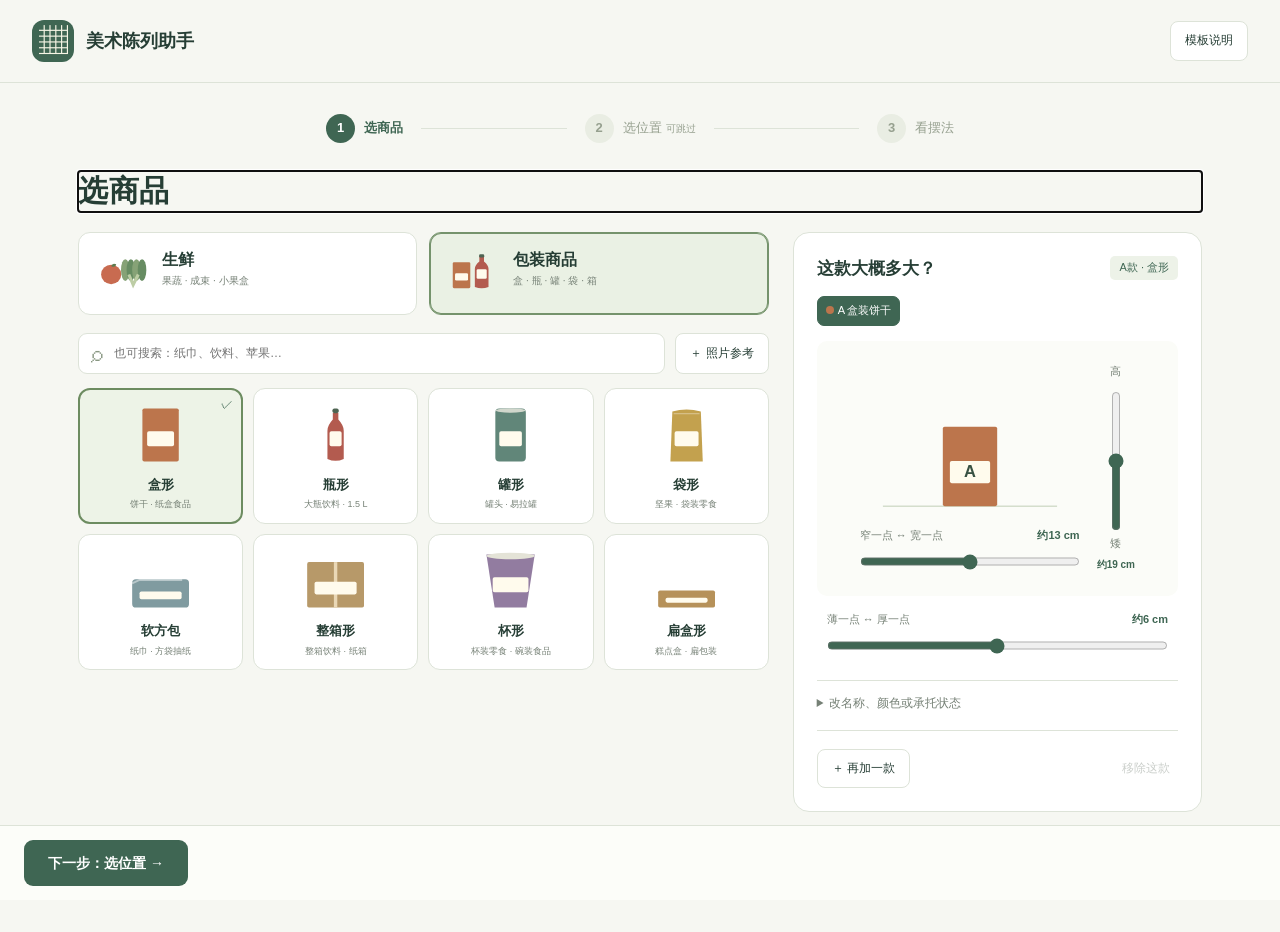
<file: index.html>
<!doctype html>
<html lang="zh-CN">
<head><meta charset="UTF-8"><meta name="viewport" content="width=device-width,initial-scale=1"><title>门店美术陈列助手 · 三步试摆</title><link rel="stylesheet" href="simple.css"></head>
<body class="visual-mode">
<header><a class="brand" href="#" aria-label="门店美术陈列助手首页"><span class="brand-mark">▦</span><span>美术陈列助手<small>把一组摆好，再把整组重复</small></span></a><button class="quiet" id="help-open">模板说明</button></header>
<main>
<nav class="steps-nav" aria-label="试摆步骤"><button data-step="1" class="active"><b>1</b><span>选商品</span></button><i></i><button data-step="2"><b>2</b><span>选位置<small>可跳过</small></span></button><i></i><button data-step="3"><b>3</b><span>看摆法</span></button></nav>
<section id="step-1" class="page" aria-labelledby="title-1">
<div class="page-heading"><p class="eyebrow">01 / 商品</p><h1 id="title-1" tabindex="-1">选商品</h1><p>先选最像的外形，再看着实物拖动大小。</p></div>
<div class="product-layout"><div class="picker">
<div class="category-tabs" id="categories"><button data-category="fresh"><span id="fresh-icon"></span><strong>生鲜</strong><small>果蔬 · 成束 · 小果盒</small></button><button data-category="packaged" class="active"><span id="packaged-icon"></span><strong>包装商品</strong><small>盒 · 瓶 · 罐 · 袋 · 箱</small></button></div>
<div class="search-row"><label class="search"><span>⌕</span><input id="template-search" aria-label="查找商品模板" placeholder="也可搜索：纸巾、饮料、苹果…"></label><button class="quiet" id="photo-open">＋ 照片参考</button></div>
<div id="template-options" class="template-options"></div>
<p class="muted small">选外形会替换当前这款商品。模板大小是参考，可按实物调整。</p>
</div>
<aside class="editor panel">
<div class="section-heading"><h2>这款大概多大？</h2><span id="active-badge" class="badge">A款</span></div>
<div id="chosen" class="chosen"></div>
<div class="adjust-body"><div class="model-side"><div id="model" class="model"></div><label class="range-label" for="size-width"><span>窄一点 <span aria-hidden="true">↔</span> 宽一点</span><output id="width-value"></output></label><input id="size-width" aria-label="商品宽窄" type="range" min="50" max="150" step="5"></div><div class="height-slider"><span>高</span><input id="size-height" aria-label="商品高矮" type="range" min="50" max="150" step="5"><span>矮</span><output id="height-value"></output></div></div>
<div id="depth-row" class="depth-row"><label class="range-label" for="size-depth"><span>薄一点 ↔ 厚一点</span><output id="depth-value"></output></label><input id="size-depth" aria-label="商品前后深度" type="range" min="50" max="150" step="5"></div>
<p id="dimension-note" class="muted small"></p>
<details class="optional"><summary>改名称、颜色或承托状态</summary><label class="rename">商品名称<input id="product-name" maxlength="30"></label><div id="colors" class="colors"></div><label class="check"><input type="checkbox" id="stand" checked>这款在当前摆放方向能放稳</label></details>
<div class="product-actions"><button class="quiet" id="add-product">＋ 再加一款</button><button class="text-button" id="remove">移除这款</button></div>
</aside></div>
</section>
<section id="step-2" class="page" aria-labelledby="title-2" hidden>
<div class="page-heading"><p class="eyebrow">02 / 位置 · 可选</p><h1 id="title-2" tabindex="-1">选位置</h1><p>选一块实际可用的区域。还没定位置，也可以直接看摆法。</p></div>
<div id="scene-options" class="scene-options"></div>
<div id="environment-editor" class="panel environment-editor" hidden><div><div class="section-heading"><h2 id="scene-title"></h2><span class="badge">只看这一层</span></div><div id="scene-diagram"></div></div><div class="scene-sliders"><h3>看着场地，拖到差不多</h3><label class="range-label" for="space"><span>左右能摆多宽</span><output id="space-value"></output></label><input id="space" type="range" min="30" max="240" step="5"><label class="range-label" for="scene-depth"><span>前后能摆多深</span><output id="scene-depth-value"></output></label><input id="scene-depth" type="range" min="20" max="120" step="5"><label class="range-label" for="scene-height"><span>上方有多少净空</span><output id="scene-height-value"></output></label><input id="scene-height" type="range" min="15" max="120" step="5"><p id="scene-note" class="muted small"></p></div></div>
<button class="skip-card" id="skip-environment"><span class="skip-symbol">→</span><span><strong>先跳过，看看能怎么摆</strong><small>只看组合样式，不判断场地是否放得下</small></span></button>
</section>
<section id="step-3" class="page" aria-labelledby="title-3" hidden>
<div class="page-heading result-heading"><div><p class="eyebrow">03 / 摆法</p><h1 id="title-3" tabindex="-1">看摆法</h1><p id="result-context"></p></div><button class="quiet" id="edit-products">修改商品</button></div>
<div class="panel repetition-panel"><h2>整组重复几次？</h2><div id="count-controls"></div><details id="order-settings" class="optional"><summary>多款商品的组合顺序</summary><div id="order-options" class="order-options"></div></details></div>
<div class="composition-bar"><span>整体排法</span><div id="composition-options"></div></div>
<div class="result-layout"><div class="result-main">
<div class="panel preview"><div class="section-heading"><div><span class="badge" id="recommend-tag">推荐摆法</span><h2 id="plan-heading"></h2></div><div class="preview-switches"><div class="view-switch"><button data-zoom="unit">看一组</button><button data-zoom="all" class="active">看整体</button></div><div class="view-switch"><button data-view="front" class="active">正面</button><button data-view="top">俯视</button></div></div></div><p id="reason" class="muted"></p><div id="diagram"></div><div id="group-sequence"></div><p id="counts" class="counts"></p><div class="status-wrap"><p id="status" role="status"></p><button class="quiet" id="fit" hidden>缩小分组，试着放下</button></div><div id="stack-check" class="stack-check" hidden><label class="check"><input id="stack-confirm" type="checkbox">已现场确认包装可叠放、层间支撑及拿取稳定</label><small>勾选仅记录现场确认，不代表程序验证了承重。</small></div></div>
<div class="panel howto"><h2>照着这三步摆</h2><div id="instruction-cards" class="instruction-cards"></div><p id="shape-tip"></p></div>
</div><aside class="result-settings">
<div class="panel"><div class="section-heading"><h2>换一种摆法</h2><span id="motif-count" class="muted small"></span></div><div id="motif-options" class="motif-options"></div><p class="muted small">整齐有序优先：固定角度、统一间距、前沿排齐。每组只放同一款。</p></div>
</aside></div>
<div class="toolbar"><button class="quiet" id="print">打印摆放图</button><button class="quiet" id="save">保存方案</button><label class="quiet file-button" for="import">读取方案<input id="import" type="file" accept=".json"></label><button class="quiet" id="toggle-notes" aria-expanded="false">查看说明</button><button class="text-button" id="reset">重新试一套</button></div>
<p class="boundary">这是基于参考外形的试摆图。场地尺寸、拿取、承托、承重和商品储存条件，请按实物与门店现行要求确认。图中的留缝是演示参数。</p>
</section>
</main>
<div class="bottom-nav"><button id="back" class="quiet" hidden>← 上一步</button><span id="progress-note">先选外形，再拖动大小</span><button id="next" class="primary">下一步：选位置 →</button></div>
<dialog id="help"><div class="section-heading"><h2>模板与摆法说明</h2><button class="quiet" data-close="help">关闭</button></div><p>商品外形 → 可选场地 → 筛选有限摆法 → 重复整组。它是一套可解释的模板规则，不是自动设计或照片识别。</p><p>纸巾同向错位、箱装横竖交替、六瓶对称三角组、圆罐对称阶梯来自本次讨论的演示样式，尚未经过门店实测。新模板尺寸为示意估值；带来源的包装仅代表那一个参考实例。</p><p>场地默认尺寸也是示意基底。边角柜只估算其中可用的矩形区域；货架与端架只看一层。生鲜图中的筐边是提示，不含真实托盘壁厚与储存设施。</p><div id="sources"></div></dialog>
<dialog id="photos"><div class="section-heading"><h2>放一张实物照片作对照</h2><button class="quiet" data-close="photos">关闭</button></div><p>照片只在本机显示。先对照照片选外形、调大小；本版不自动识别尺寸。</p><label class="upload-zone" for="photo-file">＋ 选择商品照片<input id="photo-file" type="file" accept="image/jpeg,image/png,image/webp"></label><img id="photo" alt="当前商品参考照片" hidden><button class="quiet" id="photo-clear">清除照片</button></dialog>
<div id="toast" role="status" hidden></div>
<script src="templates.js"></script><script src="simple.js"></script>
</body></html>
</file>
<file: simple.css>
*{box-sizing:border-box} :root{--ink:#263e35;--muted:#768176;--green:#3f6653;--light:#edf2e8;--line:#dde3d8;--paper:#fbfcf8;--amber:#ad7645}body{margin:0;background:#f6f7f2;color:var(--ink);font:14px/1.6 "Microsoft YaHei","PingFang SC",sans-serif}button,input{font:inherit}button,a,label.file-button{ -webkit-tap-highlight-color:transparent}button{border:0;cursor:pointer;color:inherit}button:disabled{opacity:.38;cursor:default}button:focus-visible,input:focus-visible,summary:focus-visible,a:focus-visible{outline:3px solid #b89558;outline-offset:3px}h1,h2,h3,p{margin:0}h1{font-size:30px;line-height:1.35;font-weight:650;letter-spacing:.02em}h2{font-size:17px;line-height:1.5}h3{font-size:14px}small,.small{font-size:12px}.muted{color:var(--muted)}header{max-width:1320px;margin:auto;display:flex;justify-content:space-between;align-items:center;padding:20px 32px;border-bottom:1px solid var(--line)}.brand{display:flex;align-items:center;gap:12px;color:var(--ink);text-decoration:none;font-size:18px;font-weight:600}.brand-mark{background:var(--green);color:#f6f5e5;border-radius:12px;width:42px;height:42px;text-align:center;font-size:29px;font-weight:400;line-height:40px}.brand small{display:block;font-size:10px;color:var(--muted);font-weight:400;letter-spacing:.08em}.quiet,.file-button{background:#fff;border:1px solid var(--line);border-radius:8px;padding:9px 14px;font-size:12px;white-space:nowrap}.primary{background:var(--green);color:white;border-radius:9px;padding:12px 24px;font-weight:600}.text-button{background:transparent;color:var(--muted);font-size:12px;padding:8px}.badge{display:inline-block;background:var(--light);color:var(--green);padding:3px 9px;border-radius:5px;font-size:11px;white-space:nowrap}main{max-width:1180px;padding:25px 28px 120px;margin:auto}.steps-nav{display:flex;align-items:center;max-width:640px;margin:0 auto 32px}.steps-nav button{display:flex;align-items:center;gap:9px;background:none;color:#96a08f;padding:6px}.steps-nav b{display:grid;place-items:center;background:#e9ede3;width:29px;height:29px;border-radius:50%;font-size:13px}.steps-nav span{font-size:13px;white-space:nowrap}.steps-nav small{font-size:10px;margin-left:4px}.steps-nav .active{color:var(--green);font-weight:600}.steps-nav .active b{background:var(--green);color:white}.steps-nav .done b{background:#dbe8d5;color:var(--green)}.steps-nav i{height:1px;flex:1;background:var(--line);margin:0 12px}.page-heading{margin:0 0 24px}.page-heading>p:last-child,.page-heading>div>p:last-child{color:var(--muted);margin-top:9px;font-size:13px}.eyebrow{font-size:11px;color:var(--green);letter-spacing:.16em;margin-bottom:8px}.product-layout{display:grid;grid-template-columns:minmax(0,1.35fr) minmax(300px,.8fr);gap:24px;align-items:start}.panel{padding:23px;background:white;border:1px solid var(--line);border-radius:16px}.category-tabs{display:grid;grid-template-columns:1fr 1fr;gap:12px;margin-bottom:18px}.category-tabs button{display:grid;grid-template-columns:70px 1fr;grid-template-rows:1fr 1fr;text-align:left;align-items:center;background:#fff;border:1px solid var(--line);border-radius:12px;padding:13px}.category-tabs button>span{grid-row:span 2;height:55px}.category-tabs svg{width:65px;height:55px}.category-tabs strong{align-self:end;font-size:16px}.category-tabs small{align-self:start;color:var(--muted);font-size:10px}.category-tabs .active{background:#eaf1e4;border-color:#75936c;box-shadow:inset 0 0 0 1px #75936c}.search-row{display:flex;gap:10px;margin-bottom:14px}.search{display:flex;gap:8px;align-items:center;flex:1;min-width:0;background:#fff;border:1px solid var(--line);border-radius:9px;padding:7px 12px}.search>span{font-size:23px;color:#889782;line-height:1}.search input{width:100%;min-width:0;background:transparent;border:0;outline:none;font-size:12px;color:var(--ink);padding:3px}.template-options{display:grid;grid-template-columns:repeat(4,1fr);gap:10px;margin-bottom:13px}.template-card{position:relative;background:#fff;border:1px solid var(--line);border-radius:12px;padding:13px 6px 11px;text-align:center;transition:border-color .15s}.template-card:hover{border-color:#88a578}.template-card.selected{background:#edf3e7;border:2px solid #6d8c61;padding:12px 5px 10px}.template-card.selected:after{content:'✓';position:absolute;top:5px;right:8px;color:var(--green);font-size:12px}.template-card svg{width:100%;height:66px;display:block}.template-card strong{display:block;font-size:13px;margin:7px 0 3px}.template-card small{font-size:9px;display:block;color:var(--muted);line-height:1.5}.empty{grid-column:1/-1;padding:25px;border:1px dashed var(--line);border-radius:10px}.section-heading{display:flex;justify-content:space-between;align-items:center;gap:12px;margin-bottom:15px}.chosen{display:flex;flex-wrap:wrap;gap:7px;margin-bottom:15px}.chosen button{border:1px solid var(--line);background:white;border-radius:7px;padding:5px 8px;font-size:11px}.chosen button.active{color:white;background:var(--green);border-color:var(--green)}.chosen i{display:inline-block;width:8px;height:8px;border-radius:50%;margin-right:4px}.adjust-body{display:flex;align-items:center;justify-content:center;gap:17px;background:var(--paper);border-radius:10px;padding:16px 12px}.model-side{width:220px;min-width:0}.model{height:170px;display:grid;place-items:center}.model svg{width:100%;height:100%}.range-label{display:flex;justify-content:space-between;gap:10px;color:var(--muted);font-size:11px;align-items:center}output{color:var(--green);font-size:11px;white-space:nowrap;font-weight:600}input[type=range]{accent-color:var(--green);width:100%;height:23px;margin:6px 0 0;cursor:grab}.height-slider{display:flex;flex-direction:column;align-items:center;font-size:11px;color:var(--muted);gap:4px}.height-slider input{writing-mode:vertical-lr;direction:rtl;height:140px;width:22px}.height-slider output{font-size:10px}.depth-row{padding:15px 10px 2px}.editor>.small{margin:10px 0}.optional{border-top:1px solid var(--line);padding-top:13px;margin-top:14px;font-size:12px;color:var(--muted)}summary{cursor:pointer}.rename{display:block;margin:12px 0}.rename input{display:block;width:100%;border:1px solid var(--line);border-radius:7px;padding:7px;margin-top:5px}.colors{display:flex;gap:12px;margin:14px 0}.colors button{width:22px;height:22px;border-radius:50%;border:2px solid white;outline:1px solid #d1d7ca}.colors .active{outline:2px solid var(--green)}.check{display:flex;gap:8px;align-items:flex-start;font-size:12px}.check input{accent-color:var(--green);margin:4px 0 0}.product-actions{display:flex;justify-content:space-between;gap:10px;padding-top:18px;margin-top:17px;border-top:1px solid var(--line)}.scene-options{display:grid;grid-template-columns:repeat(4,1fr);gap:15px}.scene-card{background:white;border:1px solid var(--line);border-radius:14px;padding:18px 12px}.scene-card svg{width:100%;height:115px;display:block}.scene-card strong{display:block;font-size:17px;margin-top:8px}.scene-card small{color:var(--muted);font-size:11px}.scene-card.active{background:#edf3e7;border:2px solid #6d8c61;padding:17px 11px}.environment-editor{display:grid;grid-template-columns:1fr 1fr;gap:35px;margin-top:22px}.environment-editor svg{width:100%;height:250px}.scene-sliders h3{margin-bottom:22px}.scene-sliders .range-label{margin-top:15px}.scene-sliders p{margin-top:14px}.skip-card{display:flex;align-items:center;gap:18px;width:100%;padding:22px;text-align:left;border:1px dashed #a9b69c;background:#f0f4e9;border-radius:12px;margin-top:22px}.skip-symbol{display:grid;place-items:center;width:42px;height:42px;border:1px solid #a9b69c;border-radius:50%;font-size:22px;color:var(--green)}.skip-card strong{font-size:14px;display:block}.skip-card small{display:block;color:var(--muted);margin-top:4px;font-size:11px}.result-heading{display:flex;justify-content:space-between;align-items:center;gap:15px}.result-layout{display:grid;grid-template-columns:minmax(0,1fr) 300px;gap:20px;align-items:start}.result-settings{display:grid;gap:18px}.preview .section-heading{align-items:flex-start;margin-bottom:10px}.preview h2{font-size:24px;margin-top:7px}#reason{font-size:12px;margin-bottom:16px}.view-switch{display:flex;gap:3px;background:#f1f4ec;padding:3px;border-radius:7px}.view-switch button{font-size:11px;background:none;padding:5px 9px;border-radius:5px;white-space:nowrap}.view-switch .active{background:white;box-shadow:0 1px 4px #223d2910}#diagram{background:#f7f8f2;border-radius:12px;overflow:hidden}#diagram svg{display:block;width:100%}#group-sequence{display:flex;align-items:center;justify-content:center;gap:6px;flex-wrap:wrap;margin:14px 0 9px}#group-sequence small{font-size:10px;color:var(--muted);margin-right:5px}#group-sequence span{background:#f7f9f2;border:1px solid var(--line);border-radius:5px;padding:3px 10px;font-size:11px}#group-sequence i{display:inline-block;width:7px;height:7px;border-radius:2px;margin-right:4px}.counts{text-align:center;font-size:11px;color:var(--muted);margin-bottom:16px}.status-wrap{background:#edf4e6;padding:13px 15px;border-radius:9px;color:#506d42;font-size:12px}.status-wrap:has(.warn){background:#fbf1e3;color:#906034}.status-wrap button{margin-top:10px;border-color:#ddc6a4}.stack-check{padding:14px;background:#faf4e8;border-radius:8px;margin-top:12px}.stack-check small{display:block;margin:7px 0 0 22px;color:var(--muted);font-size:10px}.motif-options{display:grid;gap:10px}.motif-card{background:var(--paper);border:1px solid var(--line);border-radius:10px;display:flex;align-items:center;gap:12px;padding:12px;text-align:left}.motif-card>span{min-width:0}.motif-card svg{width:68px;height:46px;flex-shrink:0}.motif-card strong{font-size:13px;display:block}.motif-card small{display:block;color:var(--muted);font-size:10px;margin-top:3px}.motif-card.active{border-color:#78956c;background:#ecf2e5;box-shadow:inset 0 0 0 1px #78956c}.result-settings .small{margin-top:14px}.count-control{display:flex;justify-content:space-between;align-items:center;margin-top:18px;font-size:12px;gap:10px}.count-control small{display:block;font-size:9px;color:var(--muted)}.counter{display:flex;gap:10px;align-items:center}.counter button{width:29px;height:29px;background:var(--light);border:1px solid var(--line);border-radius:6px;font-size:19px;line-height:1}.counter output{min-width:29px;text-align:center}.order-options{display:grid;grid-template-columns:1fr 1fr;gap:8px;margin-top:12px}.order-options button{padding:8px;background:var(--paper);border:1px solid var(--line);border-radius:7px;font-size:10px}.order-options .active{color:var(--green);border-color:var(--green);background:var(--light)}.howto{margin-top:20px}.instruction-cards{display:grid;grid-template-columns:repeat(3,1fr);gap:18px;margin-top:20px}.instruction-card svg{height:60px;width:100%;display:block}.instruction-card b{font-size:12px;display:block;margin:10px 0 5px}.instruction-card p{font-size:11px;color:var(--muted)}#shape-tip{background:var(--paper);padding:13px;border-radius:8px;font-size:11px;color:#647455;margin-top:18px}.toolbar{display:flex;flex-wrap:wrap;gap:10px;margin-top:24px}.boundary{font-size:10px;color:var(--muted);line-height:1.8;margin-top:15px;max-width:850px}.file-button{cursor:pointer}.file-button input,.upload-zone input{display:none}.bottom-nav{position:fixed;bottom:0;left:0;right:0;display:flex;align-items:center;justify-content:center;gap:20px;border-top:1px solid var(--line);background:#fcfdf9f2;backdrop-filter:blur(8px);padding:14px 24px;z-index:3}.bottom-nav>span{font-size:12px;color:var(--muted);max-width:350px;flex:1}dialog{width:min(720px,92vw);max-height:85vh;border:1px solid var(--line);border-radius:16px;padding:26px;color:var(--ink)}dialog::backdrop{background:#203c3066}dialog p{font-size:12px;color:var(--muted);margin:15px 0;line-height:1.8}.source{border-top:1px solid var(--line);padding:15px 0}.source h3{font-size:13px}.source small,.source a{font-size:11px;color:var(--muted)}.source a{color:var(--green)}.upload-zone{display:block;padding:25px;border:1px dashed #a5b797;text-align:center;margin:20px 0;border-radius:10px;background:var(--paper);cursor:pointer}#photo{display:block;max-height:350px;max-width:100%;margin:auto auto 15px}#toast{position:fixed;bottom:95px;left:50%;transform:translateX(-50%);max-width:90vw;background:var(--green);color:white;border-radius:8px;padding:13px 20px;font-size:12px;z-index:10}[hidden]{display:none!important}
@media(max-width:1000px){.template-options{grid-template-columns:repeat(3,1fr)}.product-layout{grid-template-columns:minmax(0,1fr) 300px;gap:18px}.category-tabs button{grid-template-columns:1fr;text-align:center}.category-tabs button>span{display:none}.result-layout{grid-template-columns:minmax(0,1fr) 260px}.panel{padding:20px}.scene-card small{font-size:10px}.instruction-cards{gap:12px}}
@media(max-width:760px){header{padding:14px 18px}.brand{font-size:16px}.brand small{font-size:9px}.brand-mark{width:36px;height:36px;line-height:34px;font-size:25px}main{padding:19px 18px 110px}.steps-nav{margin-bottom:26px}.steps-nav span{font-size:12px}.steps-nav small{display:block;margin-left:0;font-size:9px;line-height:1.2}.steps-nav i{margin:0 5px}.steps-nav button{gap:6px;padding:2px}.steps-nav b{width:25px;height:25px;font-size:11px}.page-heading{margin-bottom:20px}h1{font-size:25px}.page-heading>p:last-child,.page-heading>div>p:last-child{font-size:11px}.product-layout{display:block}.category-tabs button{grid-template-columns:64px 1fr;text-align:left;padding:12px 8px}.category-tabs button>span{display:block}.category-tabs strong{font-size:14px}.category-tabs svg{width:58px}.category-tabs small{font-size:9px}.template-options{grid-template-columns:repeat(4,1fr);gap:8px}.template-card{padding:10px 4px}.template-card.selected{padding:9px 3px}.template-card svg{height:55px}.template-card strong{font-size:12px}.template-card small{font-size:8px}.search-row{gap:8px}.search-row .quiet{font-size:10px;padding:8px}.search input{font-size:11px}.editor{margin-top:22px}.adjust-body{padding:15px 28px;gap:30px}.model-side{width:270px}.model{height:160px}.scene-options{grid-template-columns:1fr 1fr;gap:12px}.scene-card{padding:13px 10px}.scene-card.active{padding:12px 9px}.scene-card svg{height:98px}.scene-card strong{font-size:15px}.environment-editor{grid-template-columns:1fr;gap:10px}.environment-editor svg{height:210px}.scene-sliders h3{margin-bottom:16px}.skip-card{padding:17px;gap:13px}.result-heading{align-items:start}.result-heading>.quiet{font-size:10px;padding:7px 9px;margin-top:22px}.result-layout{display:flex;flex-direction:column;gap:18px}.result-main,.result-settings{width:100%}.result-settings{grid-template-columns:1fr;gap:18px}.preview h2{font-size:22px}.preview{padding:19px 15px}.preview .section-heading{margin-bottom:8px}.counts{font-size:10px}.instruction-cards{gap:12px}.instruction-card b{font-size:11px}.instruction-card p{font-size:10px}.instruction-card svg{height:48px}.bottom-nav{padding:12px 16px;gap:10px}.bottom-nav .primary{font-size:12px;padding:11px 16px}.bottom-nav>span{font-size:10px}.bottom-nav .quiet{font-size:11px;padding:9px 12px}.howto{padding:20px 16px}.motif-options{grid-template-columns:1fr 1fr}.motif-card{padding:10px;display:block}.motif-card svg{width:100%;height:55px}.motif-card strong{margin-top:7px}.toolbar{gap:8px}.toolbar .quiet{font-size:11px;padding:8px 10px}dialog{padding:22px}}
@media(max-width:380px){.template-options{grid-template-columns:repeat(3,1fr)}.category-tabs button{grid-template-columns:1fr;text-align:center}.category-tabs button>span{display:none}.brand small{display:none}.bottom-nav>span{display:none}.bottom-nav{justify-content:space-between}.adjust-body{padding:12px}.instruction-cards{gap:8px}}
@media print{@page{size:A4 portrait;margin:12mm}body{background:#fff}header,.steps-nav,#step-1,#step-2,.bottom-nav,.result-settings,.toolbar,.result-heading>button,dialog,#toast,.view-switch,#fit,.stack-check{display:none!important}#step-3{display:block!important}main{padding:0}.result-layout{display:block}.panel{border:0;padding:10px 0}.preview{break-inside:avoid}.howto{break-inside:avoid}.page-heading{margin-bottom:10px}body{print-color-adjust:exact;-webkit-print-color-adjust:exact}}
.preview-switches{display:grid;gap:7px;justify-items:end}@media print{.preview-switches{display:none}}
.repetition-panel{margin-bottom:20px}.repetition-panel #count-controls{display:flex;gap:30px;flex-wrap:wrap}.repetition-panel .count-control{flex:1;min-width:220px;margin-top:14px}.repetition-panel .count-control:not(:first-child){border-left:1px solid var(--line);padding-left:25px}.repetition-panel:has(.count-control:only-child){display:flex;align-items:center;gap:35px;flex-wrap:wrap}.repetition-panel:has(.count-control:only-child) #count-controls{flex:1}.repetition-panel:has(.count-control:only-child) .count-control{margin:0}.repetition-panel details{flex-basis:100%;width:100%}@media(max-width:760px){.repetition-panel:has(.count-control:only-child){display:block}.repetition-panel:has(.count-control:only-child) .count-control{margin-top:15px}.repetition-panel #count-controls{display:block}.repetition-panel .count-control:not(:first-child){padding-left:0;border-left:0}}@media print{.repetition-panel{display:none!important}}
.composition-bar{margin:0 0 20px;display:flex;gap:15px;align-items:center;flex-wrap:wrap}.composition-bar>span{font-size:12px;color:var(--muted)}#composition-options{display:flex;gap:9px;flex:1}#composition-options button{flex:1;display:flex;align-items:center;justify-content:center;gap:10px;background:#fff;border:1px solid var(--line);border-radius:9px;padding:10px;font-size:12px}#composition-options button>span{font-size:20px;color:#8da37c}#composition-options .active{background:#e8efdf;border:2px solid #708f60;padding:9px}.compact-status{display:block;margin:10px auto 0;font-size:11px;background:#edf1e6;color:#69805a;padding:5px 12px;border-radius:20px}.compact-status.warn{color:#956131;background:#faf0df}.visual-mode:not(.show-notes) .brand small,.visual-mode:not(.show-notes) .eyebrow,.visual-mode:not(.show-notes) .page-heading p,.visual-mode:not(.show-notes) .picker>.small,.visual-mode:not(.show-notes) #dimension-note,.visual-mode:not(.show-notes) .scene-sliders>h3,.visual-mode:not(.show-notes) #scene-note,.visual-mode:not(.show-notes) .skip-card small,.visual-mode:not(.show-notes) #reason,.visual-mode:not(.show-notes) .howto,.visual-mode:not(.show-notes) .status-wrap,.visual-mode:not(.show-notes) .boundary,.visual-mode:not(.show-notes) .result-settings .small,.visual-mode:not(.show-notes) .motif-card small,.visual-mode:not(.show-notes) .count-control small,.visual-mode:not(.show-notes) #progress-note,.visual-mode:not(.show-notes) .stack-check small{display:none}.visual-mode #diagram{border:2px solid #96ad80;border-radius:13px;box-shadow:0 8px 22px #557a3b10}.visual-mode .preview{border:2px solid #c1d0b0;padding:20px}.visual-mode .preview .section-heading{margin-bottom:20px}.visual-mode .page-heading{margin-bottom:20px}.visual-mode .bottom-nav{justify-content:space-between}.visual-mode .repetition-panel:has(.count-control:only-child){padding:18px 23px}.visual-mode .steps-nav{margin-bottom:22px}.visual-mode .preview h2{font-size:24px}.visual-mode .result-heading>.quiet{margin-top:0}.visual-mode .counts{margin:12px 0 3px}.visual-mode .stack-check .check{font-size:10px}.visual-mode .motif-card strong{font-size:13px}.visual-mode .motif-card{padding:13px}.visual-mode .result-main .howto{margin-top:18px}@media(max-width:760px){.composition-bar{display:block} .composition-bar>span{display:none}#composition-options button{font-size:10px;padding:9px 5px;gap:5px}#composition-options .active{padding:8px 4px}#composition-options button>span{font-size:15px}.visual-mode .preview{padding:17px 12px}.visual-mode .page-heading{margin-bottom:18px}.visual-mode .repetition-panel{padding:18px}.visual-mode .preview h2{font-size:22px}.visual-mode:not(.show-notes) .scene-card small{display:none}}@media print{.composition-bar,.compact-status,#toggle-notes{display:none!important}.visual-mode .status-wrap{display:block!important}.visual-mode .howto{display:block!important}}
body:has(#step-3:not([hidden])) .bottom-nav{position:static;backdrop-filter:none;background:transparent;border:0;max-width:1180px;margin:auto;padding-top:0;padding-bottom:24px}body:has(#step-3:not([hidden])) main{padding-bottom:25px}
</file>
